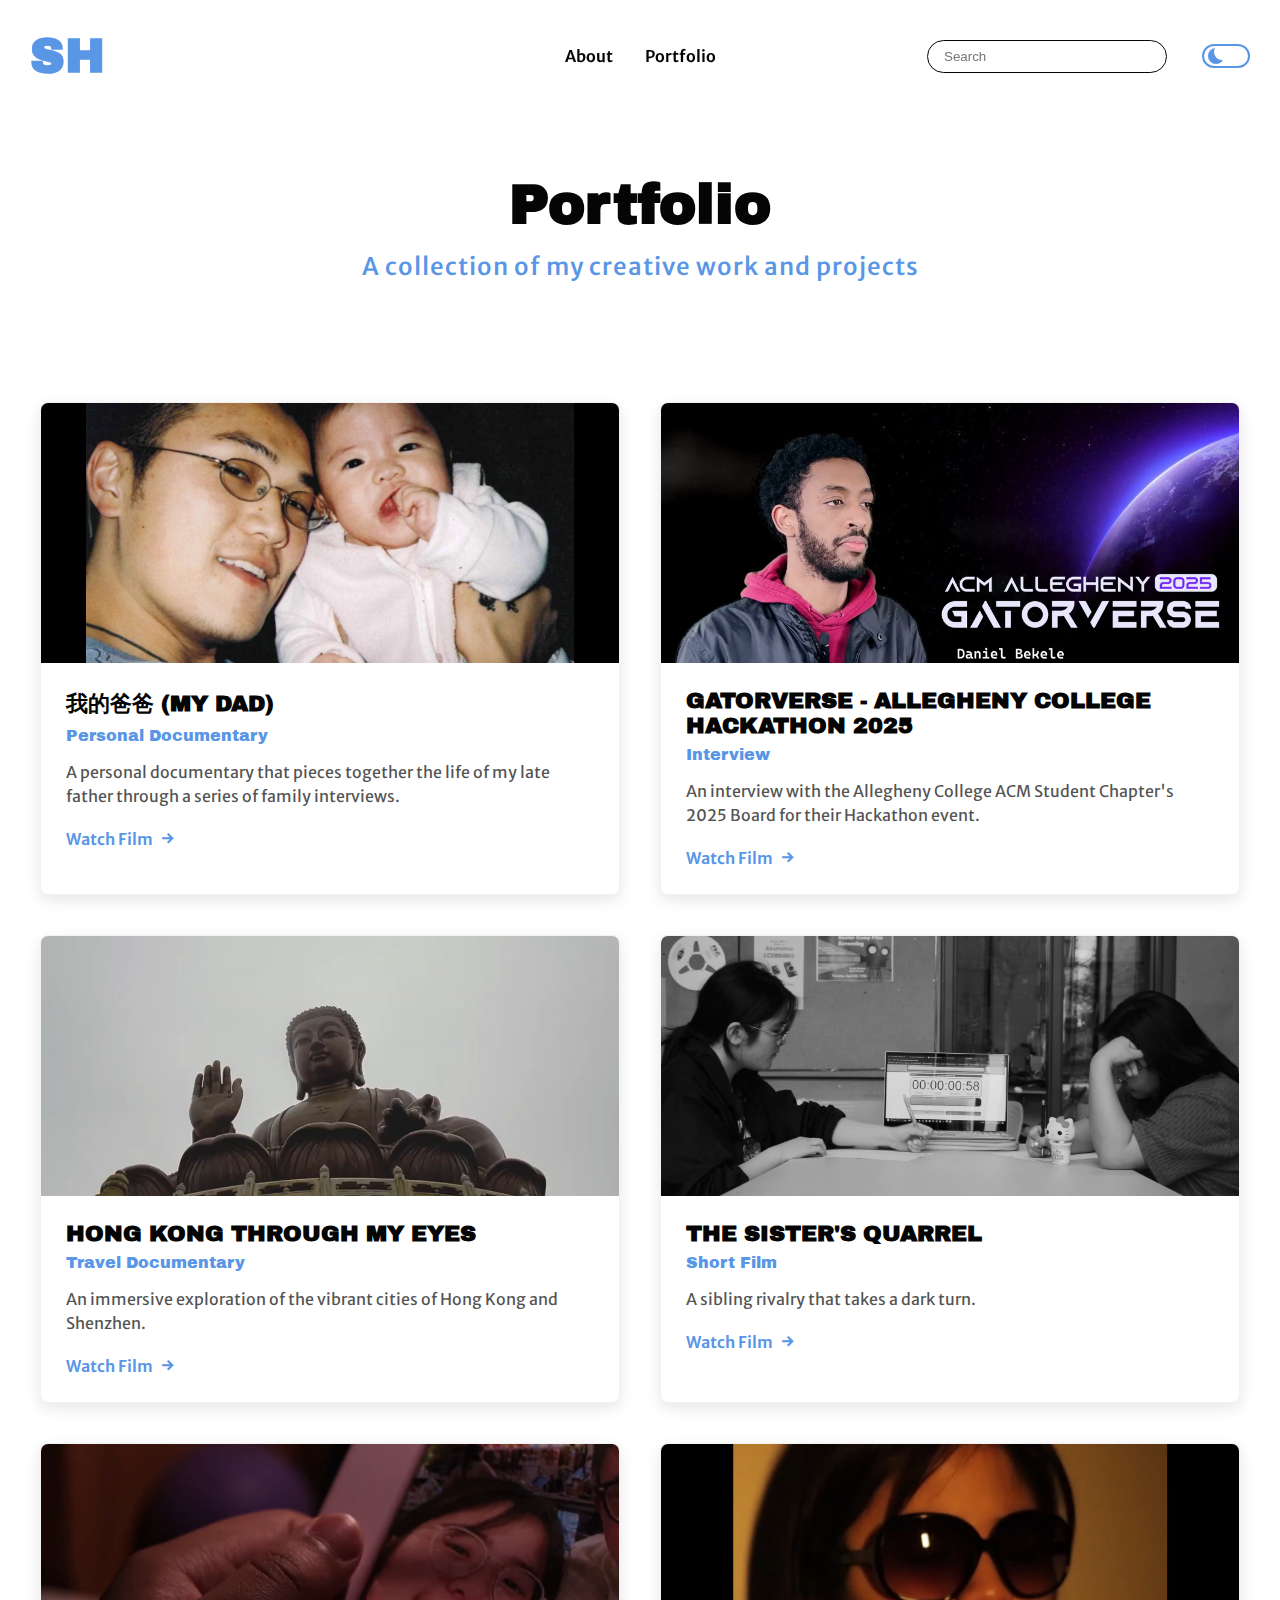
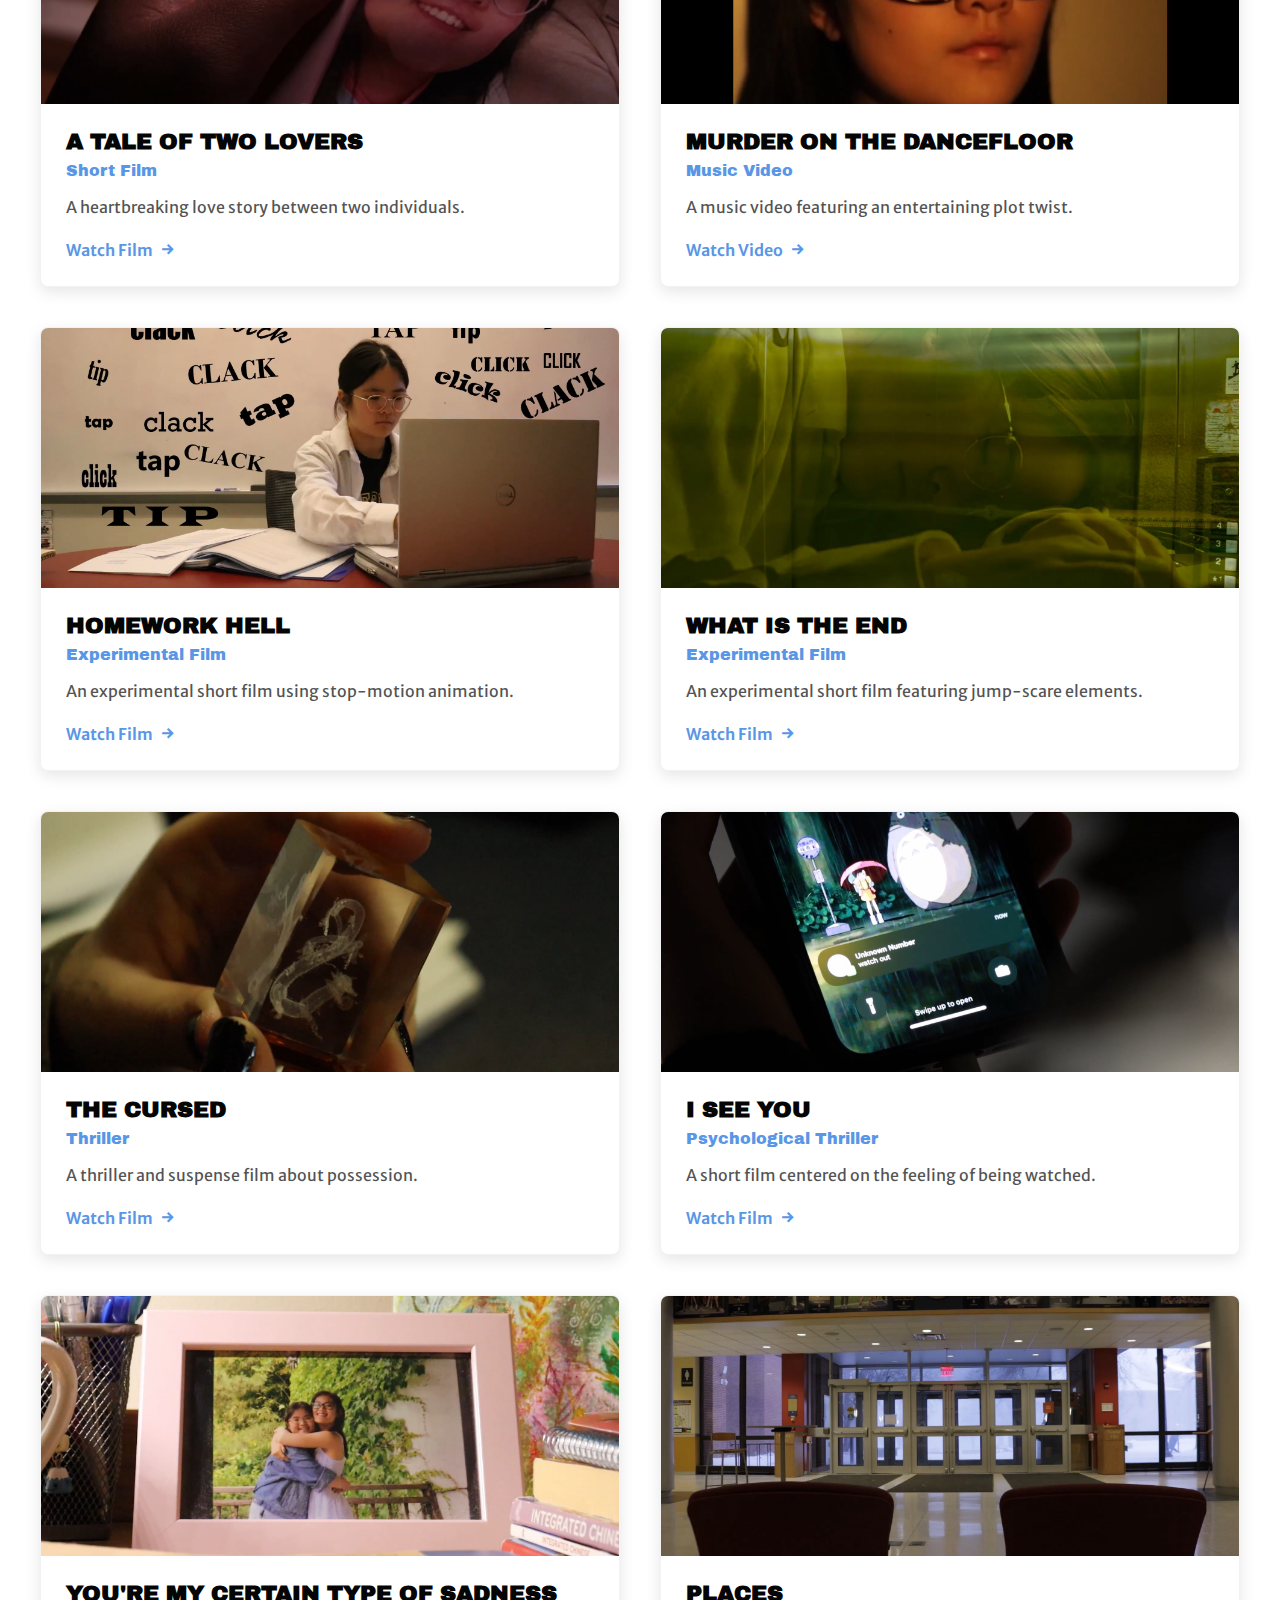
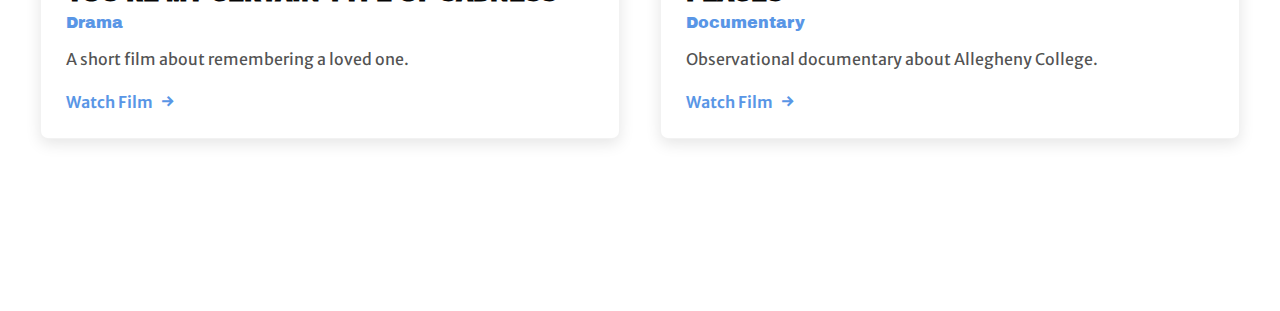
<file: pages/portfolio.html>
<!DOCTYPE html>
<html lang="en">

<head>
    <meta charset="UTF-8">
    <meta name="viewport" content="width=device-width, initial-scale=1.0">
    <title>Portfolio | Sylvia Hang</title>
    <!-- Scripts -->
    <script src="../assets/js/search.js"></script>
    <script src="../assets/js/theme_toggle.js"></script>
    <link rel="stylesheet" href="../assets/css/styles.css">
    <link rel="preconnect" href="https://fonts.googleapis.com">
    <link rel="preconnect" href="https://fonts.gstatic.com" crossorigin>
    <link href="https://fonts.googleapis.com/css2?family=Inter:wght@400;500;600;700&display=swap" rel="stylesheet">
</head>

<body>
    <!--NAVIGATION-->
    <nav class="navbar">
        <!-- Left section - Logo -->
        <div class="logo">
            <a href="../index.html">
                <div class="logo-text">SH</div>
            </a>
        </div>

        <!-- Middle section - Nav Links -->
        <div class="nav-links">
            <a href="about.html" class="nav-link">About</a>
            <a href="portfolio.html" class="nav-link">Portfolio</a>
        </div>

        <!-- Right section - Search & Toggle -->
        <div class="navbar-right">
            <!--Search bar-->
            <div class="search-container">
                <input type="text" placeholder="Search" oninput="performSearch()">
                <div id="searchResults" class="search-results"></div>
            </div>

            <!--Light/Dark Toggle Switch-->
            <div class="toggle-container">
                <label class="switch">
                    <input type="checkbox" id="darkModeToggle">
                    <span class="slider"></span>
                </label>
            </div>
        </div>
    </nav>

    <main>
        <div class="about-container">
            <section class="about-hero">
                <div class="about-hero-content">
                    <h1>Portfolio</h1>
                    <div class="about-hero-tagline">A collection of my creative work and projects</div>
                </div>
            </section>

            <!-- Portfolio Section -->
            <section class="portfolio">
                <div class="portfolio-grid">

                    <!-- Portfolio Item 1 -->
                    <div id="my_dad" class="portfolio-item">
                        <div class="portfolio-image">
                            <img src="../assets/images/my_dad.png" alt="我的爸爸 (MY DAD)">
                        </div>
                        <div class="portfolio-content">
                            <h3>我的爸爸 (MY DAD)</h3>
                            <h4>Personal Documentary</h4>
                            <p>A personal documentary that pieces together the life of my late father through a series of family interviews.</p>
                            <a href="https://www.youtube.com/watch?v=0whqwuXGWTI" class="portfolio-link" target="_blank">Watch Film</a>
                        </div>
                    </div>

                    <!-- Portfolio Item 2 -->
                    <div id="gatorverse" class="portfolio-item">
                        <div class="portfolio-image">
                            <img src="../assets/images/gatorverse.png" alt="Gatorverse - Allegheny College Hackathon 2025">
                        </div>
                        <div class="portfolio-content">
                            <h3>GATORVERSE - ALLEGHENY COLLEGE HACKATHON 2025</h3>
                            <h4>Interview</h4>
                            <p>An interview with the Allegheny College ACM Student Chapter's 2025 Board for their Hackathon event.</p>
                            <a href="https://www.instagram.com/reel/DIPFLayqKlB/" class="portfolio-link" target="_blank">Watch Film</a>
                        </div>
                    </div>

                    <!-- Portfolio Item 3 -->
                    <div id="hong-kong" class="portfolio-item">
                        <div class="portfolio-image">
                            <img src="../assets/images/Trip_To_HK_Thumbnail.png" alt="Trip to Hong Kong">
                        </div>
                        <div class="portfolio-content">
                            <h3>HONG KONG THROUGH MY EYES</h3>
                            <h4>Travel Documentary</h4>
                            <p>An immersive exploration of the vibrant cities of Hong Kong and Shenzhen.</p>
                            <a href="https://www.youtube.com/shorts/5zpGdJ7ke4I" class="portfolio-link" target="_blank">Watch Film</a>
                        </div>
                    </div>

                    <!-- Portfolio Item 4 -->
                    <div id="sisters-quarrel" class="portfolio-item">
                        <div class="portfolio-image">
                            <img src="../assets/images/The_Sister_s_Quarrel.png" alt="The Sister's Quarrel">
                        </div>
                        <div class="portfolio-content">
                            <h3>THE SISTER'S QUARREL</h3>
                            <h4>Short Film</h4>
                            <p>A sibling rivalry that takes a dark turn.</p>
                            <a href="https://www.youtube.com/watch?v=mR9sIPObuyM" class="portfolio-link" target="_blank">Watch Film</a>
                        </div>
                    </div>

                    <!-- Portfolio Item 5 -->
                    <div id="tale-of-lovers" class="portfolio-item">
                        <div class="portfolio-image">
                            <img src="../assets/images/Tale_of_Two_Lovers.png" alt="Tale of Two Lovers">
                        </div>
                        <div class="portfolio-content">
                            <h3>A TALE OF TWO LOVERS</h3>
                            <h4>Short Film</h4>
                            <p>A heartbreaking love story between two individuals.</p>
                            <a href="https://www.youtube.com/watch?v=cQmzbax9iHI" class="portfolio-link" target="_blank">Watch Film</a>
                        </div>
                    </div>

                    <!-- Portfolio Item 6 -->
                    <div id="murder-dancefloor" class="portfolio-item">
                        <div class="portfolio-image">
                            <img src="../assets/images/Murder_on_the_Dancefloor.png" alt="Murder on the Dancefloor">
                        </div>
                        <div class="portfolio-content">
                            <h3>MURDER ON THE DANCEFLOOR</h3>
                            <h4>Music Video</h4>
                            <p>A music video featuring an entertaining plot twist.</p>
                            <a href="https://www.youtube.com/watch?v=hYoaHxpPS8I" class="portfolio-link" target="_blank">Watch Video</a>
                        </div>
                    </div>
                    
                    <!-- Portfolio Item 7 -->
                    <div id="homework-hell" class="portfolio-item">
                        <div class="portfolio-image">
                            <img src="../assets/images/Homework_Hell.png" alt="Homework Hell">
                        </div>
                        <div class="portfolio-content">
                            <h3>HOMEWORK HELL</h3>
                            <h4>Experimental Film</h4>
                            <p>An experimental short film using stop-motion animation.</p>
                            <a href="https://www.youtube.com/watch?v=c_sUMhGF4NY" class="portfolio-link" target="_blank">Watch Film</a>
                        </div>
                    </div>
                    
                    <!-- Portfolio Item 8 -->
                    <div id="what-is-the-end" class="portfolio-item">
                        <div class="portfolio-image">
                            <img src="../assets/images/What_is_the_End.png" alt="What Is The End">
                        </div>
                        <div class="portfolio-content">
                            <h3>WHAT IS THE END</h3>
                            <h4>Experimental Film</h4>
                            <p>An experimental short film featuring jump-scare elements.</p>
                            <a href="https://www.youtube.com/watch?v=-aHa_VPXckQ&t=1s" class="portfolio-link" target="_blank">Watch Film</a>
                        </div>
                    </div>
                    
                    <!-- Portfolio Item 9 -->
                    <div id="the-cursed" class="portfolio-item">
                        <div class="portfolio-image">
                            <img src="../assets/images/The_Cursed.png" alt="The Cursed">
                        </div>
                        <div class="portfolio-content">
                            <h3>THE CURSED</h3>
                            <h4>Thriller</h4>
                            <p>A thriller and suspense film about possession.</p>
                            <a href="https://www.youtube.com/watch?v=JDHBbOkY7ew" class="portfolio-link" target="_blank">Watch Film</a>
                        </div>
                    </div>
                    
                    <!-- Portfolio Item 10 -->
                    <div id="i-see-you" class="portfolio-item">
                        <div class="portfolio-image">
                            <img src="../assets/images/I_See_You.png" alt="I See You">
                        </div>
                        <div class="portfolio-content">
                            <h3>I SEE YOU</h3>
                            <h4>Psychological Thriller</h4>
                            <p>A short film centered on the feeling of being watched.</p>
                            <a href="https://www.youtube.com/watch?v=ce8XGlgs24U" class="portfolio-link" target="_blank">Watch Film</a>
                        </div>
                    </div>
                    
                    <!-- Portfolio Item 11 -->
                    <div id="certain-type-sadness" class="portfolio-item">
                        <div class="portfolio-image">
                            <img src="../assets/images/You_re_My_Certain_Type_of_Sadness.png" alt="You're My Certain Type of Sadness">
                        </div>
                        <div class="portfolio-content">
                            <h3>YOU'RE MY CERTAIN TYPE OF SADNESS</h3>
                            <h4>Drama</h4>
                            <p>A short film about remembering a loved one.</p>
                            <a href="https://www.youtube.com/watch?v=ArqWFNePmwc" class="portfolio-link" target="_blank">Watch Film</a>
                        </div>
                    </div>
                    
                    <!-- Portfolio Item 12 -->
                    <div id="places" class="portfolio-item">
                        <div class="portfolio-image">
                            <img src="../assets/images/Places.png" alt="Places">
                        </div>
                        <div class="portfolio-content">
                            <h3>PLACES</h3>
                            <h4>Documentary</h4>
                            <p>Observational documentary about Allegheny College.</p>
                            <a href="https://www.youtube.com/watch?v=LfPBhFDGi28" class="portfolio-link" target="_blank">Watch Film</a>
                        </div>
                    </div>
                </div>
            </section>
        </div>
    </main>

    <footer class="footer">
        <div class="footer-content">
            <a href="mailto:sylviahang18@gmail.com" target="_blank" title="Email">
                <img src="../assets/images/logos/gmail_logo.svg" alt="Email" class="footer-image email-logo">
            </a>
            <a href="https://www.linkedin.com/in/sylvia-hang-975a7a276/" target="_blank" title="LinkedIn">
                <img src="../assets/images/logos/linkedin_logo.svg" alt="LinkedIn Logo" class="footer-image linkedin-logo">
            </a>
        </div>
    </footer>
</body>

</html>
</file>
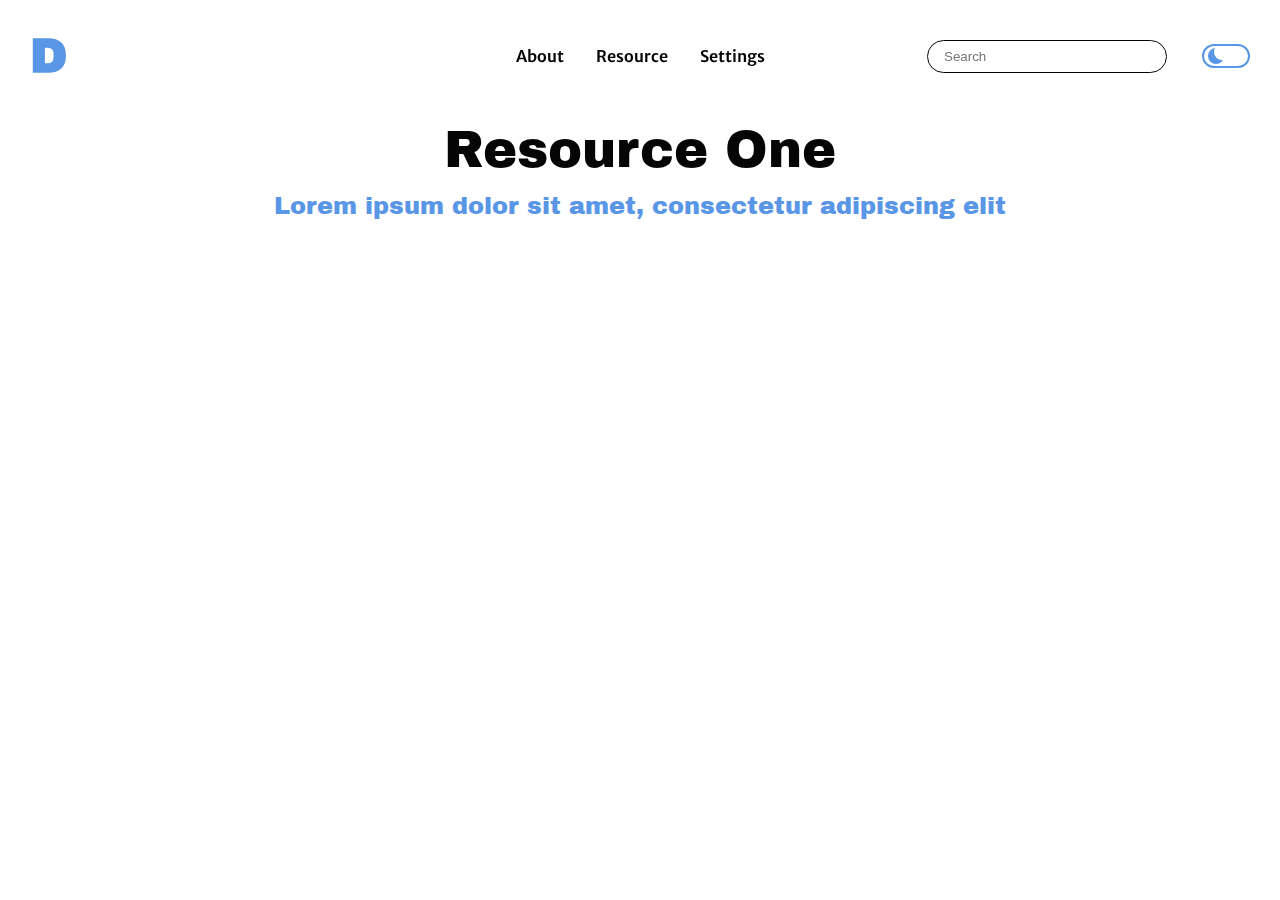
<file: pages/resources/resource_one.html>
<!DOCTYPE html>
<html lang="en">

<head>
    <meta charset="UTF-8">
    <meta name="viewport" content="width=device-width, initial-scale=1.0">
    <title>Resource | Chompers</title>
    <!-- Scripts -->
    <script src="../../assets/js/search.js"></script>
    <script src="../../assets/js/theme_toggle.js"></script>
    <link rel="stylesheet" href="../../assets/css/styles.css">
    <!-- <link rel="icon" href="../assets/images/logos/favicon.svg" type="favicon"> -->
    <link rel="preconnect" href="https://fonts.googleapis.com">
    <link rel="preconnect" href="https://fonts.gstatic.com" crossorigin>
    <link href="https://fonts.googleapis.com/css2?family=Inter:wght@400;500;600;700&display=swap" rel="stylesheet">
</head>

<body>
    <!--NAVIGATION-->
    <nav class="navbar">
        <!-- Left section - Logo -->
        <div class="logo">
            <a href="../../index.html">
                <div class="logo-text">D</div>
            </a>
        </div>

        <!-- Middle section - Nav Links -->
        <div class="nav-links">
            <a href="../about.html" class="nav-link">About</a>
            <a href="../resources.html" class="nav-link">Resource</a>
            <a href="../settings.html" class="nav-link">Settings</a>
        </div>

        <!-- Right section - Search & Toggle -->
        <div class="navbar-right">
            <!--Search bar-->
            <div class="search-container">
                <input type="text" placeholder="Search" oninput="performSearch()">
                <div id="searchResults" class="search-results"></div>
            </div>

            <!--Light/Dark Toggle Switch-->
            <div class="toggle-container">
                <label class="switch">
                    <input type="checkbox" id="darkModeToggle">
                    <span class="slider"></span>
                </label>
            </div>
        </div>
    </nav>

    <main>
        <div class="base-body">
            <div class="base-header">
                <h1>Resource One</h1>
                <h2>Lorem ipsum dolor sit amet, consectetur adipiscing elit</h2>
            </div>

        </div>
    </main>

    <footer class="footer">
        <div class="footer-content">
            <a href="https://gmail.com" target="_blank" title="Email">
                <img src="../../assets/images/logos/gmail_logo.svg" alt="Email" class="footer-image email-logo">
            </a>
            <a href="https://github.com" target="_blank" title="GitHub">
                <img src="../../assets/images/logos/github_logo.svg" alt="GitHub Logo" class="footer-image github-logo">
            </a>
        </div>
    </footer>

</body>

</html>
</file>
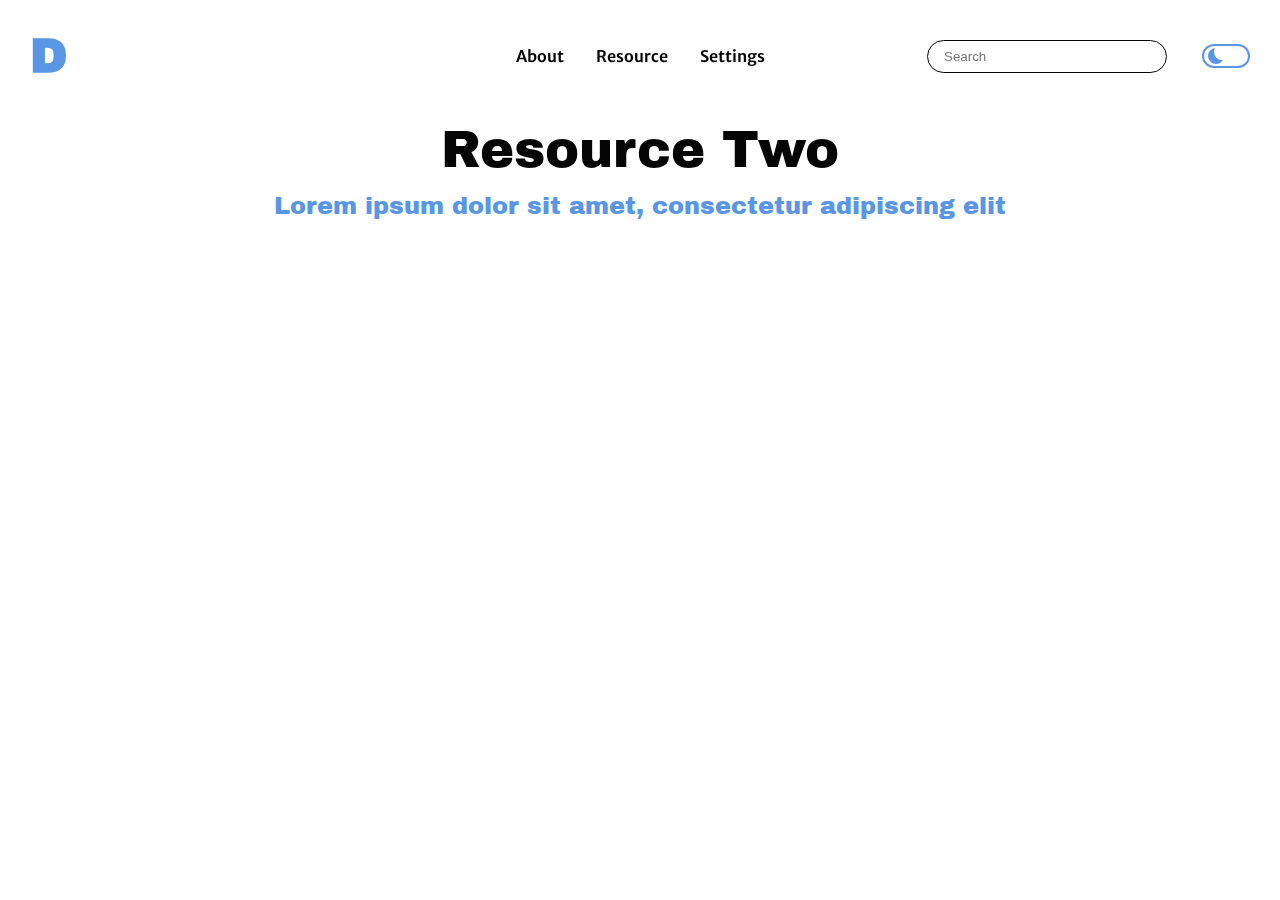
<file: pages/resources/resource_two.html>
<!DOCTYPE html>
<html lang="en">

<head>
    <meta charset="UTF-8">
    <meta name="viewport" content="width=device-width, initial-scale=1.0">
    <title>Resource | Chompers</title>
    <!-- Scripts -->
    <script src="../../assets/js/search.js"></script>
    <script src="../../assets/js/theme_toggle.js"></script>
    <link rel="stylesheet" href="../../assets/css/styles.css">
    <!-- <link rel="icon" href="../assets/images/logos/favicon.svg" type="favicon"> -->
    <link rel="preconnect" href="https://fonts.googleapis.com">
    <link rel="preconnect" href="https://fonts.gstatic.com" crossorigin>
    <link href="https://fonts.googleapis.com/css2?family=Inter:wght@400;500;600;700&display=swap" rel="stylesheet">
</head>

<body>
    <!--NAVIGATION-->
    <nav class="navbar">
        <!-- Left section - Logo -->
        <div class="logo">
            <a href="../../index.html">
                <div class="logo-text">D</div>
            </a>
        </div>

        <!-- Middle section - Nav Links -->
        <div class="nav-links">
            <a href="../about.html" class="nav-link">About</a>
            <a href="../resources.html" class="nav-link">Resource</a>
            <a href="../settings.html" class="nav-link">Settings</a>
        </div>

        <!-- Right section - Search & Toggle -->
        <div class="navbar-right">
            <!--Search bar-->
            <div class="search-container">
                <input type="text" placeholder="Search" oninput="performSearch()">
                <div id="searchResults" class="search-results"></div>
            </div>

            <!--Light/Dark Toggle Switch-->
            <div class="toggle-container">
                <label class="switch">
                    <input type="checkbox" id="darkModeToggle">
                    <span class="slider"></span>
                </label>
            </div>
        </div>
    </nav>

    <main>
        <div class="base-body">
            <div class="base-header">
                <h1>Resource Two</h1>
                <h2>Lorem ipsum dolor sit amet, consectetur adipiscing elit</h2>
            </div>

        </div>
    </main>

    <footer class="footer">
        <div class="footer-content">
            <a href="https://gmail.com" target="_blank" title="Email">
                <img src="../../assets/images/logos/gmail_logo.svg" alt="Email" class="footer-image email-logo">
            </a>
            <a href="https://github.com" target="_blank" title="GitHub">
                <img src="../../assets/images/logos/github_logo.svg" alt="GitHub Logo" class="footer-image github-logo">
            </a>
        </div>
    </footer>
</body>

</html>
</file>
<file: assets/css/styles.css>
/* ---------- IMPORTS ---------- */
@import url('https://fonts.googleapis.com/css2?family=Archivo+Black&family=Merriweather+Sans:wght@300;400;500;600;700;800&display=swap');
@import url('https://fonts.cdnfonts.com/css/opendyslexic');

/* ---------- ROOT VARIABLES ---------- */
:root {
  /* Base colors - Light Mode */
  --bg-color: #ffffff;
  --text-color: #050505; /* Black text in light mode */
  --text-color-secondary: rgba(5, 5, 5, 0.7);
  
  /* Theme colors */
  --accent-color: #5996e6; /* Lime/yellowish */
  --secondary-color: #5996e6; /* Purple - to be used for special text in light mode */

  /* Toggle theme elements */
  --toggle-bg: transparent;
  --toggle-border-color: #050505;
  --toggle-circle: #050505;
  
  /* Special text color - changes between modes */
  --special-text-color: var(--secondary-color);
  
  /* ROOT VARIABLES FOR TRANSITIONS */
  --transition-duration: 0.5s;
  --transition-timing: ease;
  --theme-transition: 
    background-color var(--transition-duration) var(--transition-timing),
    color var(--transition-duration) var(--transition-timing),
    border-color var(--transition-duration) var(--transition-timing),
    box-shadow var(--transition-duration) var(--transition-timing),
    filter var(--transition-duration) var(--transition-timing);

  /* Font weights */
  --weight-regular: 400;
  --weight-medium: 500;
  --weight-semibold: 600;
  --weight-bold: 700;
  --weight-extrabold: 800;

  /* Layout */
  --padding-page: 30px;
  --border-radius: 8px;
  --section-max-width: 1200px;

  /* Spacing */
  --spacing-xs: 0.5rem;
  --spacing-sm: 1rem;
  --spacing-md: 2rem;
  --spacing-lg: 4rem;
  --spacing-xl: 6rem;
  
  /* RGB values */
  --secondary-color-rgb: 226, 177, 252; /* RGB values for 5996e6 */
}

/* -------- COLOR BLIND SETTINGS --------- */


/* -------- COLOR BLIND SETTINGS --------- */
html,
body {
  --accent-color: #5996e6;
  --secondary-color: #5996e6;
}

html.Deut,
body.Deut {
  --accent-color: #5996e6 !important;
  --secondary-color: #DA94FF !important;
}

html.Prot,
body.Prot {
  --accent-color: #5996e6 !important;
  --secondary-color: #D588FF !important;
}

html.Trit,
body.Trit {
  --accent-color: #00FF4E !important;
  --secondary-color: #86AEFF !important;
}

/* ---------- FONT VARIABLES ------------- */
html.x-small,
body.x-small {
  --h1-size: 30px;
  --h1-line-height: 35px;
  --h1-letter-spacing: -1.627px;
  --h2-size: 25px;
  --h2-line-height: 30px;
  --h2-letter-spacing: -0.624px;
  --h3-size: 20px;
  --h3-line-height: 25px;
  --h3-letter-spacing: -0.403px;
  --h4-size: 15px;
  --h4-line-height: 20px;
  --h4-letter-spacing: -0.13px;
  --p-size: 10px;
  --p-line-height: 15px;
}

html.small,
body.small {
  --h1-size: 48px;
  --h1-line-height: 53px;
  --h1-letter-spacing: -1.627px;
  --h2-size: 25px;
  --h2-line-height: 30px;
  --h2-letter-spacing: -0.624px;
  --h3-size: 22px;
  --h3-line-height: 27px;
  --h3-letter-spacing: -0.403px;
  --h4-size: 14px;
  --h4-line-height: 19px;
  --h4-letter-spacing: -0.13px;
  --p-size: 12px;
  --p-line-height: 17px;
}

html.medium,
body.medium {
  --h1-size: 53px;
  --h1-line-height: 58px;
  --h1-letter-spacing: -1.627px;
  --h2-size: 30px;
  --h2-line-height: 34px;
  --h2-letter-spacing: -0.624px;
  --h3-size: 24px;
  --h3-line-height: 30px;
  --h3-letter-spacing: -0.403px;
  --h4-size: 18px;
  --h4-line-height: 24px;
  --h4-letter-spacing: -0.13px;
  --p-size: 16px;
  --p-line-height: 24px;
}

html.large,
body.large {
  --h1-size: 58px;
  --h1-line-height: 63px;
  --h1-letter-spacing: -1.627px;
  --h2-size: 34px;
  --h2-line-height: 39px;
  --h2-letter-spacing: -0.624px;
  --h3-size: 29px;
  --h3-line-height: 33px;
  --h3-letter-spacing: -0.403px;
  --h4-size: 20px;
  --h4-line-height: 25px;
  --h4-letter-spacing: -0.13px;
  --p-size: 19px;
  --p-line-height: 24px;
}

html.x-large,
body.x-large {
  --h1-size: 63px;
  --h1-line-height: 68px;
  --h1-letter-spacing: -1.627px;
  --h2-size: 36px;
  --h2-line-height: 41px;
  --h2-letter-spacing: -0.624px;
  --h3-size: 29px;
  --h3-line-height: 34px;
  --h3-letter-spacing: -0.403px;
  --h4-size: 22px;
  --h4-line-height: 27px;
  --h4-letter-spacing: -0.13px;
  --p-size: 20px;
  --p-line-height: 25px;
}

html,
body {
  --font-primary: 'Merriweather Sans', -apple-system, BlinkMacSystemFont, 'Segoe UI', Roboto, sans-serif;
  --font-heading: 'Archivo Black', sans-serif;
}

html.dyslexicFont,
body.dyslexicFont {
  --font-primary: 'OpenDyslexic', sans-serif;
  --font-heading: 'OpenDyslexic', sans-serif;
}

/* ---------- FONT VARIABLES ------------- */

/* ---------- DARK MODE VARIABLES ---------- */
html.dark-mode,
body.dark-mode {
  /* Base colors - Dark Mode */
  --bg-color: #222222;
  --text-color: #FFFFFF; /* White text in dark mode */
  --text-color-secondary: rgba(255, 255, 255, 0.7);
  
  /* Theme colors in dark mode */
  --toggle-border-color: #FFFFFF;
  
  /* Special text color switches to accent in dark mode */
  --special-text-color: var(--accent-color);
}

/* HOME PAGE SPECIFIC DARK MODE OVERRIDES */
/* This ensures all text elements on the home page have consistent transitions */
.home-page .home-content h1,
.home-page .home-content h2,
.home-page .home-content p,
.home-page .nav-link,
.home-page .search-container input,
.home-page .slider,
.home-page .slider:before,
.home-page .logo-text,
.home-page .footer-image {
  transition: 
    color var(--transition-duration) var(--transition-timing),
    background-color var(--transition-duration) var(--transition-timing),
    border-color var(--transition-duration) var(--transition-timing),
    box-shadow var(--transition-duration) var(--transition-timing),
    filter var(--transition-duration) var(--transition-timing),
    transform var(--transition-duration) var(--transition-timing),
    opacity var(--transition-duration) var(--transition-timing);
}

/* Ensure dark mode text colors change properly on the home page */
body.dark-mode.home-page .home-content h1 {
  color: var(--accent-color);
}

body.dark-mode.home-page .home-content h2,
body.dark-mode.home-page .home-content p {
  color: var(--text-color);
}

/* Reset transitions for all elements to ensure they're all the same duration */
* {
  transition-duration: var(--transition-duration) !important;
}

/* Ensure light/dark mode toggle elements have explicit transitions */
input:checked + .slider,
input:checked + .slider:before {
  transition: 
    transform var(--transition-duration) var(--transition-timing),
    background-color var(--transition-duration) var(--transition-timing),
    border-color var(--transition-duration) var(--transition-timing),
    box-shadow var(--transition-duration) var(--transition-timing);
}

/* ---------- BASE STYLES ---------- */
html,
body {
  height: 100%;
  margin: 0;
  padding: 0;
  font-family: var(--font-primary);
  background-color: var(--bg-color);
  color: var(--text-color);
  /* Use the global transition variable */
  transition: var(--theme-transition);
}

/* GLOBAL RESET FOR TRANSITIONS */
/* Remove any existing transition rules that might override */
*, *::before, *::after,
body * {
  transition: var(--theme-transition);
}

/* Remove specific transition rules that are now in the global rule */
.navbar,
.logo-text,
.nav-link,
.search-container input,
.slider,
.slider:before,
.footer,
.footer-image,
.home-content,
.home-content h1,
.home-content h2,
.home-content p {
  /* Override any specific transition settings with global setting */
  transition: var(--theme-transition) !important;
}

body {
  display: flex;
  flex-direction: column;
  min-height: 100vh;
}

/* Global transition for all elements */
*,
*::before,
*::after,
body * {
  transition: background-color var(--transition-duration) var(--transition-timing),
              color var(--transition-duration) var(--transition-timing),
              border-color var(--transition-duration) var(--transition-timing),
              box-shadow var(--transition-duration) var(--transition-timing),
              opacity var(--transition-duration) var(--transition-timing);
}

/* ---------- TYPOGRAPHY ---------- */
h1,
h2,
h3,
h4,
h5,
h6 {
  margin: 0;
  font-family: var(--font-heading);
  color: var(--text-color);
  font-weight: var(--weight-bold);
  transition: color var(--transition-duration) var(--transition-timing);
}

h1 {
  font-size: var(--h1-size);
  font-weight: var(--weight-bold);
  line-height: var(--h1-line-height);
  letter-spacing: var(--h1-letter-spacing);
}

h2 {
  font-size: var(--h2-size);
  font-weight: var(--weight-bold);
  line-height: var(--h2-line-height);
  letter-spacing: var(--h2-letter-spacing);
}

h3 {
  font-size: var(--h3-size);
  font-weight: var(--weight-bold);
  line-height: var(--h3-line-height);
  letter-spacing: var(--h3-letter-spacing);
}

h4 {
  font-size: var(--h4-size);
  font-weight: var(--weight-bold);
  line-height: var(--h4-line-height);
  letter-spacing: var(--h4-letter-spacing);
}

p, a {
    transition: color var(--transition-duration) var(--transition-timing);
}

p {
  font-size: var(--p-size);
  line-height: var(--p-line-height);
  color: var(--text-color-secondary);
  font-weight: var(--weight-regular);
}

a {
  font-size: var(--p-size);
  font-weight: var(--weight-medium);
  line-height: var(--p-line-height);
  color: var(--accent-color);
  text-decoration: none;
}

/* ---------- NAVIGATION ---------- */
.navbar {
  display: flex;
  justify-content: space-between;
  align-items: center;
  padding: var(--padding-page) var(--padding-page) 0;
  position: relative;
  z-index: 2;
  background-color: transparent;
  margin: 0;
  transition: background-color var(--transition-duration) var(--transition-timing);
}

/* Left section - Logo */
.logo {
  flex: 0 0 auto;
}

.logo a {
  text-decoration: none;
}

.logo-text {
  font-family: var(--font-heading);
  font-size: 3rem;
  color: var(--special-text-color);
  display: flex;
  align-items: center;
  justify-content: center;
  border-radius: var(--border-radius);
  transition: color var(--transition-duration) var(--transition-timing),
              transform var(--transition-duration) var(--transition-timing);
  font-weight: var(--weight-semibold);
}

.logo-text:hover {
  transform: scale(1.1);
}

.dark-mode .logo-text {
  color: var(--accent-color);
}

/* Middle section - Nav Links */
.nav-links {
  position: absolute;
  left: 50%;
  transform: translateX(-50%);
  display: flex;
  align-items: center;
  justify-content: center;
}

.nav-link {
  color: var(--text-color);
  text-decoration: none;
  font-weight: var(--weight-semibold);
  padding: 8px 16px;
  border-radius: var(--border-radius);
  transition: background-color var(--transition-duration) var(--transition-timing),
              color var(--transition-duration) var(--transition-timing),
              transform var(--transition-duration) var(--transition-timing);
}

.nav-link:hover {
  background-color: var(--accent-color);
  color: #FFFFFF !important; /* White text for better contrast */
}

body.dark-mode .nav-link:hover {
  background-color: var(--accent-color);
  color: #FFFFFF !important;
}

/* Right section - Search & Toggle */
.navbar-right {
  display: flex;
  align-items: center;
  gap: 20px;
}

/* Search bar */
.search-container {
  display: flex;
  align-items: center;
  gap: 5px;
  min-width: 120px;
  position: relative;
  z-index: 1000;
}

.search-container input {
  border-radius: 20px;
  padding: 8px 16px;
  border: 1px solid var(--text-color);
  outline: none;
  background-color: transparent;
  color: var(--text-color);
  transition: border-color var(--transition-duration) var(--transition-timing),
              box-shadow var(--transition-duration) var(--transition-timing),
              color var(--transition-duration) var(--transition-timing);
  box-sizing: border-box;
  width: 240px;
  /* Fixed width for input */
}

.search-container input:focus {
  border-color: var(--accent-color);
  box-shadow: 0 0 0 2px rgba(89, 150, 230, 0.2);
}

body.dark-mode .search-container input {
  border-color: var(--accent-color);
  background-color: transparent;
}

body.dark-mode .search-container input:focus {
  border-color: var(--accent-color);
  box-shadow: 0 0 0 2px rgba(89, 150, 230, 0.2);
}

/* Search results styles */
.search-results {
  position: absolute;
  top: 100%;
  left: 50%;
  transform: translateX(-50%);
  background-color: var(--bg-color);
  border-radius: var(--border-radius);
  padding: 10px;
  margin-top: 5px;
  box-shadow: 0 4px 15px rgba(0, 0, 0, 0.15);
  z-index: 9999; /* Maximum z-index for all pages */
  display: none;
  max-height: 400px;
  overflow-y: auto;
  border: 1px solid var(--accent-color);
  transition: var(--transition-props);
  width: 300px;
  min-width: 100%;
}

/* Dark mode styling for search results */
body.dark-mode .search-results {
  background-color: var(--bg-color);
  box-shadow: 0 4px 15px rgba(0, 0, 0, 0.35);
}

/* Search results when active */
.search-results.active {
  display: block;
  z-index: 9999; /* Ensure active search results are on top */
}

.search-results-header {
  padding: 8px;
  font-size: 0.9rem;
  color: var(--text-color-secondary);
  border-bottom: 1px solid rgba(0, 0, 0, 0.1);
  margin-bottom: 8px;
  transition: var(--transition-props);
  white-space: nowrap;
  overflow: hidden;
  text-overflow: ellipsis;
}

body.dark-mode .search-results-header {
  border-bottom: 1px solid rgba(255, 255, 255, 0.1);
}

.search-result-item {
  padding: 12px;
  margin: 5px 0;
  border-radius: 6px;
  cursor: pointer;
  border-left: 3px solid transparent;
  transition: var(--transition-props);
}

.search-result-item:hover,
.search-result-item.active {
  background-color: rgba(89, 150, 230, 0.1);
  border-left-color: var(--accent-color);
}

.search-result-item h4 {
  margin: 0 0 8px 0;
  font-size: 1rem;
  transition: var(--transition-props);
  font-weight: var(--weight-medium);
}

.search-result-item p {
  margin: 0;
  font-size: 0.85rem;
  color: var(--text-color-secondary);
  white-space: nowrap;
  overflow: hidden;
  text-overflow: ellipsis;
  transition: var(--transition-props);
}

.result-type-badge {
  display: inline-block;
  padding: 3px 10px;
  border-radius: 4px;
  font-size: 0.7rem;
  font-weight: var(--weight-medium);
  margin-bottom: 5px;
  text-transform: uppercase;
  letter-spacing: 0.03em;
  transition: var(--transition-props);
}

/* Home badge */
.result-type-badge.home {
  background-color: #2ecc71;
  color: white;
  border-left: 3px solid #27AE60;
  padding: 3px 10px;
  margin-bottom: 5px;
}

/* About badge */
.result-type-badge.about {
  background-color: #9b59b6;
  color: white;
  border-left: 3px solid #8e44ad;
  padding: 3px 10px;
  margin-bottom: 5px;
}

/* Portfolio badge */
.result-type-badge.portfolio {
  background-color: #3498db;
  color: white;
  border-left: 3px solid #2980b9;
  padding: 3px 10px;
  margin-bottom: 5px;
}

/* Film badge */
.result-type-badge.film {
  background-color: #5996e6;
  color: white;
  border-left: 3px solid #4785d4;
  padding: 3px 10px;
  margin-bottom: 5px;
}

/* Contact badge */
.result-type-badge.contact {
  background-color: #27ae60;
  color: white;
  border-left: 3px solid #219653;
  padding: 3px 10px;
  margin-bottom: 5px;
}

.no-results {
  padding: 20px;
  text-align: center;
  color: var(--text-color-secondary);
  font-style: italic;
  transition: var(--transition-props);
}

.highlight {
  background-color: rgba(89, 150, 230, 0.3);
  border-radius: 2px;
  transition: var(--transition-props);
}

.search-results::-webkit-scrollbar {
  width: 6px;
}

.search-results::-webkit-scrollbar-track {
  background: transparent;
}

.search-results::-webkit-scrollbar-thumb {
  background-color: rgba(89, 150, 230, 0.3);
  border-radius: 3px;
  transition: var(--transition-props);
}

.search-result-item .highlight {
  background-color: rgba(89, 150, 230, 0.3);
  transition: var(--transition-props);
}

/* Dark mode toggle */
.toggle-container {
  display: flex;
  align-items: center;
  gap: 10px;
}

.switch {
  width: 3em;
  height: 1.5em;
  position: relative;
  display: inline-block;
  margin-left: 15px;
}

.switch input {
  opacity: 0;
  width: 0;
  height: 0;
}

.slider {
  position: absolute;
  cursor: pointer;
  top: 0;
  left: 0;
  right: 0;
  bottom: 0;
  background-color: transparent;
  border-radius: 30px;
  border: 2px solid var(--accent-color);
  transition: border-color var(--transition-duration) var(--transition-timing),
              background-color var(--transition-duration) var(--transition-timing);
}

.slider:before {
  position: absolute;
  content: "";
  height: 1em;
  width: 1em;
  border-radius: 50%;
  left: 8%;
  bottom: 10%;
  background-color: transparent;
  box-shadow: inset 6px -4px 0px 0px var(--accent-color);
  transition: transform var(--transition-duration) var(--transition-timing),
              box-shadow var(--transition-duration) var(--transition-timing),
              background-color var(--transition-duration) var(--transition-timing);
}

input:checked+.slider {
  background-color: transparent;
  border-color: var(--accent-color);
}

input:checked+.slider:before {
  transform: translateX(120%);
  box-shadow: inset 0px 0px 0px 0px var(--accent-color);
  background-color: var(--accent-color);
}


slider-animating {
  pointer-events: none;
}

/* ---------- HERO SECTION ---------- */
.hero {
  display: flex;
  justify-content: center;
  align-items: center;
  width: 90%;
  max-width: 1200px;
  margin: 0 auto;
  min-height: calc(100vh - 200px);
  position: relative;
  z-index: 1;
  padding: 20px 0;
  overflow: visible; /* Ensure content can extend beyond */
}

/* Add media query for shorter screens */
@media (max-height: 700px) {
  .hero {
    min-height: auto;
    padding: 40px 0;
  }
  
  .hero-content {
    flex-direction: row; /* Keep row layout */
    gap: 30px;
  }
  
  .hero-content h1 {
    font-size: 2.5rem;
    margin-bottom: 0.5rem;
  }
  
  .hero-content h2 {
    font-size: 1.5rem;
    margin-bottom: 0.3rem;
  }
  
  .hero-content p {
    font-size: 1rem;
    margin-bottom: 0.5rem;
  }
}

.hero-content {
  display: flex;
  flex-direction: row;
  justify-content: space-between;
  align-items: center;
  width: 100%;
  gap: 50px;
}

.hero-text-section {
  flex: 1;
  text-align: left;
  display: flex;
  flex-direction: column;
  align-items: flex-start;
}

.hero-image-section {
  flex: 1;
  display: flex;
  justify-content: flex-end;
}

.hero-content h2 {
  font-size: 2.5rem;
  margin-bottom: 0.5rem;
  color: var(--special-text-color);
  text-shadow: 0 1px 3px rgba(0, 0, 0, 0.5);
  text-align: left;
  align-self: flex-start;
}

.hero-content h1 {
  font-size: 4rem;
  margin-bottom: 1.5rem;
  color: var(--special-text-color);
  text-shadow: 0 1px 3px rgba(0, 0, 0, 0.5);
  align-self: flex-start;
}

.hero-content p {
  font-size: 1.2rem;
  max-width: 650px;
  margin-bottom: 2rem;
  line-height: 1.6;
  color: #FFFFFF;
  align-self: flex-start;
}

.hero-image {
  width: 100%;
  max-width: 400px;
  margin: 0 auto;
}

.hero-image img {
  width: 100%;
  height: auto;
  border-radius: var(--border-radius);
  border: 3px solid var(--accent-color);
  box-shadow: 8px 8px 0 rgba(0, 0, 0, 0.2);
  transition: all 0.3s ease;
}

.hero-image img:hover {
  transform: translate(-4px, -4px);
  box-shadow: 12px 12px 0 rgba(0, 0, 0, 0.3);
}

/* Dark mode adjustments */
body.dark-mode .hero-content h2,
body.dark-mode .hero-content h1 {
  color: var(--accent-color);
}

body.dark-mode .hero-content p {
  color: #FFFFFF;
}

/* Responsive adjustments */
@media (max-width: 992px) {
  .hero-content {
    flex-direction: column;
    text-align: center;
    gap: 30px;
  }
  
  .hero-text-section {
    align-items: center;
  }
  
  .hero-content h2,
  .hero-content h1,
  .hero-content p {
    text-align: center;
    align-self: center;
  }
  
  .hero-image-section {
    justify-content: center;
  }
}

@media (max-width: 768px) {
  .hero-content h2 {
    font-size: 2rem;
  }
  
  .hero-content h1 {
    font-size: 3rem;
  }
  
  .hero-content p {
    font-size: 1rem;
  }
}

@media (max-width: 480px) {
  .hero-content h2 {
    font-size: 1.8rem;
  }
  
  .hero-content h1 {
    font-size: 2.5rem;
  }
}

@media (max-width: 667px) {
  .hero-content {
    margin-bottom: 30px;
  }
  .search-container {
    margin-bottom: 30px;
  }
  .hero-image {
    margin-bottom: 30px;
  }
  .home-content p {
    margin-bottom: 30px;
  }
}

@media (max-width: 844px) {
  .hero-content {
    margin-bottom: 30px;
  }
  .search-container {
    margin-bottom: 30px;
  }
  .hero-image {
    margin-bottom: 30px;
  }
  .home-content p {
    margin-bottom: 30px;
  }
}

@media (max-width: 915px) {
  .hero-content {
    margin-bottom: 30px;
  }
  .search-container {
    margin-bottom: 30px;
  }
  .hero-image {
    margin-bottom: 30px;
  }
  .home-content p {
    margin-bottom: 30px;
  }
}

@media (max-width: 1180px) {
  .hero-content {
    margin-bottom: 30px;
  }
  .search-container {
    margin-bottom: 30px;
  }
  .hero-image {
    margin-bottom: 30px;
  }
  .home-content p {
    margin-bottom: 30px;
  }
}

/* ---------- BASE PAGE TEMPLATE ---------- */

main {
  background-color: var(--bg-color);
  color: var(--text-color);
  transition: background-color var(--transition-duration) var(--transition-timing),
    color var(--transition-duration) var (--transition-timing);
}

body.dark-mode main {
  background-color: var(--bg-color);
  color: var(--text-color);
}


@media screen and (max-width: 700px) {
  .base-body {
    margin: 0px;
    padding-top: 5px;
  }
}

@media (min-width:700px) {

  .base-body {
    max-width: 75%;
    margin: 2.5rem auto;
    padding: 0 5%;
  }
}

.base-image-container {
  width: 25%;
  height: auto;
  margin-bottom: 3rem;
  border-radius: var(--border-radius);
  transition: all var(--transition-duration) var(--transition-timing);
  object-fit: contain;
  margin: auto;
}

.base-image-container img {
  width: 100%;
  height: 100%;
  display: block;
}

.base-header {
  margin-bottom: 3.75rem;
  text-align: center;
  position: relative;
  font-weight: var(--weight-regular);

}

.base-header h1 {
  font-size: 3.2rem;
  margin-bottom: 0.9375rem;
  color: var(--text-color);
  font-weight: var(--weight-regular);

}

.base-header h2 {
  font-size: 1.5rem;
  font-weight: var(--weight-regular);
  color: var(--special-text-color);
  max-width: 80%;
  margin: 0 auto;

}

.base-section {
  margin-bottom: 2.5rem;
}

.base-section h3 {
  margin-bottom: 1.25rem;
  font-size: 1.8rem;
  position: relative;
  padding-bottom: 0.625rem;
  transition: color 0.0s ease;
  font-weight: var(--weight-regular);
  color: var(--special-text-color);
}

.base-section p {
  margin-bottom: 1.25rem;
  line-height: 1.7;
  color: var(--text-color);
}

body.dark-mode .base-header h2,
body.dark-mode .base-section p {
  color: var(--text-color);
}

/* ---------- RESOURCE SECTION ---------- */

.resource {
  padding: 0;
  margin: 0;
  max-width: var(--section-max-width);
}

.resource-list {
  display: flex;
  flex-direction: column;
  gap: 6rem;
  max-width: 1200px;
  margin: 0 auto;
}

.resource-container {
  display: flex;
  align-items: center;
  gap: 2rem;
}

.resource-image {
  flex: 2;
  height: 400px;
  width: 100%;
}

.resource-image img {
  width: 100%;
  height: 100%;
  object-fit: cover;
  border-radius: var(--border-radius);
  border: 3px solid var(--text-color);
  box-shadow: 8px 8px 0 var(--text-color);
  transition: transform var(--transition-duration) var(--transition-timing),
    box-shadow var(--transition-duration) var(--transition-timing);
}

.resource-image img:hover {
  transform: translate(-4px, -4px);
  box-shadow: 12px 12px 0 var(--text-color);
}

.resource-content {
  flex: 1;
  padding: 1rem;
}

.resource-content h2 {
  font-size: 2.5rem;
  margin-bottom: 1rem;
  color: var(--special-text-color);
}

.resource-content h3 {
  font-size: 2.5rem;
  margin-bottom: 1.5rem;
  color: var(--special-text-color);
  font-weight: var(--weight-medium);
}

.resource-content p {
  font-size: 1.1rem;
  color: var(--text-color-secondary);
  margin-bottom: 1.5rem;
  line-height: 1.6;
}

body.dark-mode .resource-content p {
  color: var(--text-color-secondary);
}

.resource-link {
  display: inline-block;
  color: var(--special-text-color);
  text-decoration: none;
  font-weight: var(--weight-medium);
  transition: transform var(--transition-duration) var(--transition-timing);
  padding: 5px 0;
}

.resource-link:hover {
  transform: translateX(4px);
}

.resource-date {
  font-size: 0.9rem;
  color: var(--text-color-secondary);
  margin-bottom: 0.5rem;
  font-style: italic;
}

body.dark-mode .resource-image img {
  border: 3px solid var(--text-color);
  box-shadow: 8px 8px 0 var(--text-color);
}

body.dark-mode .resource-image img:hover {
  transform: translate(-4px, -4px);
  box-shadow: 12px 12px 0 var(--text-color);
}

body.dark-mode .resource-link {
  color: var(--text-color);
}

.wrapper {
  display: flex;
  justify-content: center;
  align-items: center;
  padding: 2rem -1rem 2rem;
  text-align: center;
  font-size: 2rem;
  gap: 1rem;
}

.wrapper h4 {
  font-size: 1.5rem;
  line-height: 1.5em;
  text-transform: uppercase;
}

/* ---------- SIDEBAR ---------- */
.div-wrapper {
  margin: 1rem;
}

.row {
  display: flex;
  flex-direction: row;
  flex-wrap: wrap;
  width: 100%;
}

.column {
  display: flex;
  flex-direction: column;
  flex-wrap: wrap;
  width: 100%;
  grid-gap: 1rem;
}

#content-image img {
  width: 100%;
}

.sidebar {
  display: grid;
  flex-direction: column;
  grid-template-columns: 1fr 3fr;
  gap: 1rem;
  padding: 1rem;
  left: 0;
  position: relative;
  flex: 2;
}

.button {
  background-color: var(--special-text-color);
  color: var(--bg-color);
  font-size: 20px;
  font-weight: bold;
  text-align: center;
  padding: 20px;
  text-transform: uppercase;
}

.button:nth-child(2) {
  background-color: var(--secondary-color);
}

.button a {
  color: #000000;
  text-decoration: none;
}

.dark-mode .button,
.dark-mode .block {
  background-color: var(--special-text-color);
  color: #000000; /* Black text on colored background in dark mode */
}

/* ---------- BOTTOM BLOCKS ---------- */
.bottom-container {
  display: flex;
  gap: 10px;
  padding: 1rem;
}

.block {
  background-color: var(--special-text-color);
  color: var(--bg-color);
  font-size: 20px;
  font-weight: bold;
  text-align: center;
  padding: 20px;
  flex: 1;
  text-transform: uppercase;
}

.block:nth-child(2) {
  background-color: var(--secondary-color);
}

.block a {
  color: #000000;
  text-decoration: none;
}

/* ---------- FOOTER ---------- */
footer {
  margin-top: auto;
  padding: 20px var(--padding-page);
  text-align: right;
  width: 100%;
  box-sizing: border-box;
  background-color: transparent !important;
  transition: background-color var(--transition-duration) var(--transition-timing);
  z-index: 2;
  position: relative;
}

.footer-content {
  display: flex;
  justify-content: flex-end;
  gap: 20px;
}

.footer-image {
  width: 36px;
  height: 36px;
  opacity: 0.75;
  transition: transform var(--transition-duration) var(--transition-timing),
    opacity var(--transition-duration) var(--transition-timing),
    filter var(--transition-duration) var(--transition-timing);
  filter: brightness(0) invert(1);
}

.footer-image:hover {
  transform: scale(1.1);
  opacity: 1;
}

body.dark-mode .footer-image {
  filter: brightness(0) invert(1);
}

/* ---------- MOBILE LAYOUT ---------- */
@media (max-width: 600px) {
    .home-page {
        min-height: 100vh;
        height: auto;
        background-attachment: fixed;
        overflow-y: auto;
    }
    
    .hero {
        min-height: auto;
        padding: 20px 0;
    }
    
    .hero-content {
        flex-direction: column; /* Stack on mobile due to width constraints */
        gap: 20px;
    }
    
    .navbar {
        flex-direction: column;
        align-items: center;
        justify-content: space-between;
        padding-bottom: 10px;
    }

    .logo {
        flex: 1;
        align-items: center;
        margin-bottom: 10px;
    }

    .nav-links {
        visibility: visible;
        display: flex;
        position: relative;
        left: auto;
        transform: none;
        margin-bottom: 15px;
        width: 100%;
        justify-content: center;
    }
    
    .nav-link {
        padding: 8px 12px;
        font-size: 0.9rem;
        background-color: rgba(255, 255, 255, 0.1);
        margin: 0 5px;
        border-radius: var(--border-radius);
        color: white;
    }
    
    .toggle-container {
        visibility: hidden;
    }
    
    .navbar-right {
        flex-direction: column;
        align-items: center;
        margin-top: 10px;
    }
    
    .hero-content h1 {
        font-size: var(--h1-size);
    }
    
    .hero-content h2 {
        font-size: var(--h2-size);
    }
    
    .wrapper {
        display: flex;
        justify-content: center;
        align-items: center;
    }
    
    .sidebar {
        flex-direction: column;
        align-items: center;
    }
    
    .bottom-container {
        flex-direction: column;
        align-items: center;
    }

    .search-container input {
        width: 70vw;
    }
    
    /* Ensure footer stays at bottom */
    footer {
        margin-top: auto;
        background-color: transparent !important;
    }
}

/* ---------- TABLET ---------- */
@media (min-width: 601px) and (max-width: 900px) {
    .home-page {
        min-height: 100vh;
        height: auto;
        background-attachment: fixed;
        overflow-y: auto;
    }
    
    .hero {
        min-height: auto;
        padding: 30px 0;
    }
    
    .navbar {
        flex-direction: row;
        flex-wrap: wrap;
        justify-content: space-between;
    }
  
    .nav-links {
        visibility: visible;
        position: relative;
        left: auto;
        transform: none;
        margin: 10px auto;
        width: 100%;
        justify-content: center;
        order: 3;
    }
    
    .nav-link {
        padding: 8px 12px;
        background-color: rgba(255, 255, 255, 0.1);
        margin: 0 5px;
        border-radius: var(--border-radius);
        color: white;
    }
    
    .hero-content h1 {
        font-size: 2.5rem;
    }
  
    .hero-content h2 {
        font-size: 1.5rem;
    }
    
    .sidebar {
        flex-direction: row;
        flex-wrap: wrap;
        justify-content: center;
        gap: 20px;
    }
  
    .bottom-container {
        flex-direction: row;
        justify-content: space-around;
    }
  
    .search-container input {
        width: 50vw;
    }
    
    /* Ensure footer stays at bottom */
    footer {
        margin-top: auto;
        background-color: transparent !important;
    }
}

/* ---------- HOME PAGE STYLES ---------- */
.home-page {
  background-image: url('../images/nyc_background.png');
  background-size: cover;
  background-position: center;
  background-attachment: fixed;
  background-repeat: no-repeat;
  min-height: 100vh;
  display: flex;
  flex-direction: column;
  position: relative;
  overflow-y: auto; /* Allow scrolling */
}

.overlay {
  content: "";
  position: fixed;
  top: 0;
  left: 0;
  width: 100%;
  height: 100%;
  background-color: rgba(0, 0, 0, 0.4);
  z-index: 0; /* Keep this low */
  backdrop-filter: blur(5px);
}

/* Make sure all content is above the overlay */
.navbar, .hero, .footer {
  position: relative;
  z-index: 1;
}

/* Hero section for home page */
.home-page .hero {
  position: relative;
  z-index: 5; /* Higher than base elements but lower than search */
}

/* Navbar for home page - ensure it doesn't block search */
.home-page .navbar {
  position: relative;
  z-index: 10;
}

/* Put search above everything else */
.home-page .navbar-right {
  position: relative;
  z-index: 9999;
}

/* Search container specifically for home page */
.home-page .search-container {
  position: relative;
  z-index: 9999;
}

/* Search results specifically for home page */
.home-page .search-results {
  position: absolute;
  z-index: 9999;
}

.home-content {
  flex: 1;
  display: flex;
  flex-direction: column;
  justify-content: center;
  align-items: center;
  text-align: center;
  position: relative;
  z-index: 1;
  padding: 2rem;
  box-sizing: border-box;
  width: 100%;
  max-width: 900px;
  margin: 0 auto;
}

.home-content h1 {
  font-size: 7rem;
  margin-bottom: .5rem;
  color: var(--special-text-color);
  text-shadow: 0 1px 3px rgba(0, 0, 0, 0.5); /* Add shadow for better readability */
}

.home-content h2 {
  font-size: 2rem;
  margin-bottom: .5rem;
  color: var(--special-text-color);
  text-shadow: 0 1px 3px rgba(0, 0, 0, 0.5); /* Add shadow for better readability */
}

.home-content p {
  font-size: 1.2rem;
  line-height: 1.6;
  max-width: 800px;
  margin-bottom: 2rem;
}

/* HOME PAGE SPECIFIC STYLING */
.home-page .nav-link {
  color: var(--bg-color);
}

.home-page .search-container input {
  border-color: var(--bg-color);
  color: var(--bg-color);
}

.home-page .search-container input::placeholder {
  color: rgba(255, 255, 255, 0.7);
}

.home-page .slider {
  border-color: var(--accent-color);
}

.home-page .slider:before {
  box-shadow: inset 6px -4px 0px 0px var(--accent-color);
}

.home-page .logo-text {
  color: var(--accent-color);
}

.home-page footer {
  background-color: transparent !important;
  margin-top: auto;
}

.home-page .footer-image {
  filter: brightness(0) invert(1); /* Makes icons white for better visibility */
}

/* DARK MODE STYLES FOR HOME PAGE - CONSOLIDATED */
body.dark-mode.home-page::before {
  background-color: rgba(0, 0, 0, 0.5); /* Fixed overlay regardless of mode */
}

body.dark-mode.home-page .nav-link,
body.dark-mode.home-page .search-container input,
body.dark-mode.home-page .search-container input::placeholder {
  color: #FFFFFF; /* Always white on dark background */
  border-color: #FFFFFF;
}

body.dark-mode.home-page .slider {
  border-color: var(--accent-color);
}

body.dark-mode.home-page .slider:before {
  box-shadow: inset 6px -4px 0px 0px var(--accent-color);
}

body.dark-mode.home-page .home-content h1 {
  color: var(--special-text-color);
}

body.dark-mode.home-page .home-content h2,
body.dark-mode.home-page .home-content p {
  color: #FFFFFF; /* Always white in dark mode too */
}

body.dark-mode.home-page .footer-image {
  filter: brightness(0) invert(1);
}

/* Media Queries for Home Page */
@media (max-width: 768px) {
  .home-page {
    min-height: 100vh;
    height: auto;
  }
  
  .home-content h1 {
    font-size: 3rem;
  }
  
  .home-content h2 {
    font-size: 1.5rem;
  }
  
  .home-content p {
    font-size: 1rem;
  }
}

/* GLOBAL TRANSITION RESET */
* {
  transition-duration: var(--transition-duration) !important;
}

/* Media Queries for Home Page */
@media (max-width: 768px) {
  .home-content h1 {
    font-size: 3rem;
  }
  
  .home-content h2 {
    font-size: 1.5rem;
  }
  
  .home-content p {
    font-size: 1rem;
  }
}

/* GLOBAL TRANSITION FOR THEME SWITCHING */
*, *::before, *::after {
  transition: var(--theme-transition);
}

/* RESET ALL PREVIOUS TRANSITION DECLARATIONS TO USE THE SAME TIMING */
html, body, div, h1, h2, h3, h4, h5, h6, p, a, nav, 
.navbar, .nav-link, .logo-text, .search-container input, 
.slider, .slider:before, .footer-image, 
.home-content, .home-content h1, .home-content h2, .home-content p,
.footer, .footer-content,
input, button, label {
  transition: var(--theme-transition) !important;
}

/* PRESERVE HOVER TRANSITIONS FOR INTERACTIVE ELEMENTS */
.logo-text:hover, .nav-link:hover, .footer-image:hover, 
.search-container input:focus, button:hover,
input:checked + .slider:before {
  transform-origin: center;
  transition: 
    transform var(--transition-duration) var(--transition-timing), 
    var(--theme-transition) !important;
}

/* Clean up any remaining duplicate/conflicting styles */

/* Fix home content colors */
.home-content h2,
.home-content p {
  color: #FFFFFF; /* Always white regardless of mode */
  text-shadow: 0 1px 3px rgba(0, 0, 0, 0.5);
}

/* Fix search container in home page for both modes */
.home-page .search-container input,
body.dark-mode.home-page .search-container input {
  border-color: rgba(255, 255, 255, 0.7);
  color: #FFFFFF;
}

.home-page .search-container input::placeholder,
body.dark-mode.home-page .search-container input::placeholder {
  color: rgba(255, 255, 255, 0.7);
}

/* Fix logo text in both modes */
.logo-text,
body.dark-mode .logo-text {
  color: var(--special-text-color);
}

/* Ensure navbar/footer transitions are smooth */
.navbar, 
.nav-link,
.slider,
.slider:before,
footer,
.footer-image,
.logo-text {
  will-change: color, background-color, border-color, box-shadow, filter;
}

/* Optimize transitions for dark mode toggle */
.slider,
.slider:before,
input:checked + .slider,
input:checked + .slider:before {
  transition: all var(--transition-duration) var(--transition-timing) !important;
}

/* Ensure home page texts have consistent colors in both modes */
.home-content h1,
body.dark-mode.home-page .home-content h1 {
  color: var(--special-text-color);
  text-shadow: 0 1px 3px rgba(0, 0, 0, 0.5);
}

/* Prevent flash during page load */
html, body {
  transition: none !important;
}

/* Restore transitions after page load */
html.transition-ready,
html.transition-ready body,
html.transition-ready * {
  transition: var(--theme-transition) !important;
}

/* Improved Alt Text Display Styling */
.alt-text-display {
  font-size: 0.85rem;
  line-height: 1.4;
  margin-top: 8px;
  padding: 8px 12px 8px 15px;
  border-radius: 4px;
  background-color: rgba(var(--secondary-color-rgb), 0.05);
  border-left: 3px solid var(--special-text-color);
  color: var(--text-color);
  max-width: 100%;
  font-style: italic;
  transition: var(--theme-transition);
  box-shadow: 0 1px 3px rgba(0, 0, 0, 0.03);
  position: relative;
  backdrop-filter: blur(2px);
  width: fit-content;
}

/* Subtle indicator instead of emoji */
.alt-text-display::before {
  content: "";
  position: absolute;
  left: -3px;
  top: 0;
  height: 100%;
  width: 3px;
  background: var(--special-text-color);
  border-radius: 2px 0 0 2px;
}

/* Warning styling for missing alt text */
.alt-text-display.alt-text-warning {
  background-color: rgba(255, 107, 107, 0.05);
  border-left-color: #ff6b6b;
}

.alt-text-display.alt-text-warning::before {
  background-color: #ff6b6b;
}

/* Add animation for a smooth entrance */
.alt-text-display {
  animation: fadeInUpSlightly 0.3s ease-out;
}

@keyframes fadeInUpSlightly {
  from {
    opacity: 0;
    transform: translateY(8px);
  }
  to {
    opacity: 1;
    transform: translateY(0);
  }
}

/* Dark mode adjustments */
body.dark-mode .alt-text-display {
  background-color: rgba(218, 252, 77, 0.05);
  box-shadow: 0 1px 3px rgba(0, 0, 0, 0.1);
}

/* ---------- ABOUT PAGE STYLES ---------- */
.about-container {
  max-width: 1200px;
  margin: 0 auto;
  padding: 2rem;
}

/* About Hero Section */
.about-hero {
  padding: 60px 0;
  text-align: center;
  margin-bottom: 60px;
  position: relative;
}

.about-hero::after {
  display: none;
}

.about-hero-content {
  max-width: 900px;
  margin: 0 auto;
}

.about-hero-content h1 {
  font-size: 3.5rem;
  margin-bottom: 1rem;
  color: var(--text-color);
}

.about-hero-tagline {
  font-size: 1.5rem;
  color: var(--accent-color);
  font-weight: 500;
  letter-spacing: 1px;
}

/* Bio Section */
.bio-section {
  display: flex;
  margin-bottom: 80px;
  align-items: flex-start;
  gap: 60px;
}

.bio-image {
  flex: 1;
  max-width: 400px;
}

.bio-image img {
  width: 100%;
  height: auto;
  border-radius: 8px;
  transition: transform 0.5s ease;
}

.bio-image img:hover {
  transform: translateY(-5px);
}

.bio-content {
  flex: 2;
}

.bio-content h2 {
  font-size: 2.5rem;
  margin-bottom: 25px;
  color: var(--text-color);
  position: relative;
  display: inline-block;
}

.bio-text {
  font-size: 1.1rem;
  line-height: 1.8;
  margin-bottom: 25px;
  color: var(--text-color-secondary);
}

/* Skills Section */
.skills-section {
  margin-bottom: 80px;
  padding: 0;
}

.section-header {
  text-align: center;
  margin-bottom: 50px;
}

.section-header.left-aligned {
  text-align: left;
}

.section-header.left-aligned h2::after {
  display: none;
}

.section-header h2 {
  font-size: 2.5rem;
  color: var(--text-color);
  margin-bottom: 15px;
  position: relative;
  display: inline-block;
}

.section-header h2::after {
  display: none;
}

.section-description {
  font-size: 1.1rem;
  max-width: 800px;
  margin: 0 auto;
  color: var(--text-color-secondary);
}

.section-header.left-aligned .section-description {
  margin: 0;
}

.skills-container {
  display: grid;
  grid-template-columns: repeat(2, 1fr);
  gap: 40px;
}

.skill-card {
  display: flex;
  gap: 20px;
  padding: 30px 0;
  border-bottom: 1px solid rgba(0, 0, 0, 0.05);
  transition: transform 0.4s ease;
}

.skill-card:hover {
  transform: translateY(-5px);
}

.skill-icon {
  flex-shrink: 0;
  width: 60px;
  height: 60px;
  border-radius: 50%;
  background-color: var(--accent-color);
  display: flex;
  align-items: center;
  justify-content: center;
  font-size: 1.8rem;
  color: white;
}

.skill-content {
  flex: 1;
}

.skill-content h3 {
  margin: 0 0 15px 0;
  font-size: 1.3rem;
  color: var(--text-color);
}

.skill-level {
  height: 6px;
  background-color: rgba(0, 0, 0, 0.05);
  border-radius: 3px;
  margin-bottom: 15px;
  overflow: hidden;
}

.skill-bar {
  height: 100%;
  background-color: var(--accent-color);
  border-radius: 3px;
}

.skill-content p {
  margin: 0;
  font-size: 1rem;
  line-height: 1.6;
  color: var(--text-color-secondary);
}

/* Projects Highlight Section */
.projects-highlight-section {
  margin-bottom: 60px;
}

.projects-highlight-container {
  display: grid;
  grid-template-columns: repeat(4, 1fr);
  grid-template-rows: 1fr;
  gap: 15px;
  margin-bottom: 30px;
}

.project-highlight-box {
  border-radius: 6px;
  overflow: hidden;
  transition: transform 0.4s ease;
  text-decoration: none;
  border: 1px solid rgba(0, 0, 0, 0.05);
  height: 100%;
  display: flex;
  flex-direction: column;
}

.project-highlight-box:hover {
  transform: translateY(-5px);
}

.project-highlight-image {
  height: 120px;
  overflow: hidden;
  flex: 1;
}

.project-highlight-image img {
  width: 100%;
  height: 100%;
  object-fit: cover;
  transition: transform 0.6s ease;
}

.project-highlight-box:hover .project-highlight-image img {
  transform: scale(1.1);
}

.project-highlight-title {
  padding: 10px;
  text-align: center;
  font-size: 0.9rem;
  font-weight: 600;
  color: var(--text-color);
}

/* View All Projects Box */
.view-all-box {
  display: flex;
  align-items: center;
  justify-content: center;
  background-color: var(--accent-color);
  color: white;
  text-align: center;
  border: none;
}

.view-all-content {
  display: flex;
  flex-direction: column;
  align-items: center;
  justify-content: center;
  gap: 8px;
  padding: 12px;
}

.view-all-content span {
  font-size: 1.5rem;
  font-weight: 600;
  color: white;
}

.view-all-content i {
  font-size: 1.5rem;
  transition: transform 0.3s ease;
}

/* Responsive Adjustments */
@media (max-width: 992px) {
  .projects-highlight-container {
    grid-template-columns: repeat(2, 1fr);
    grid-template-rows: repeat(2, 1fr);
  }
}

@media (max-width: 576px) {
  .projects-highlight-container {
    grid-template-columns: 1fr;
    grid-template-rows: repeat(4, auto);
  }
}

/* Contact Section */
.contact-section {
  padding: 0;
  margin-bottom: 50px;
}

.contact-container {
  display: grid;
  grid-template-columns: 1fr 1.5fr;
  gap: 50px;
}

.contact-details {
  display: flex;
  flex-direction: column;
}

.contact-methods {
  margin-bottom: 0;
}

.contact-method {
  display: flex;
  align-items: center;
  margin-bottom: 25px;
}

.contact-method:last-child {
  margin-bottom: 0;
}

.contact-icon {
  flex-shrink: 0;
  width: 50px;
  height: 50px;
  border-radius: 50%;
  background-color: var(--accent-color);
  display: flex;
  align-items: center;
  justify-content: center;
  font-size: 1.5rem;
  color: white;
  margin-right: 20px;
}

.contact-info h3 {
  margin: 0 0 5px 0;
  font-size: 1.1rem;
  color: var(--text-color);
}

.contact-info p a {
  color: var(--accent-color);
  text-decoration: none;
  font-weight: 500;
  transition: color 0.3s ease;
}

.contact-info p a:hover {
  text-decoration: underline;
}

.contact-form-container {
  padding: 0;
}

.contact-form-container h3 {
  margin: 0 0 25px 0;
  font-size: 1.5rem;
  color: var(--text-color);
}

/* Form styling improvements */
.form-row {
  display: grid;
  grid-template-columns: repeat(2, 1fr);
  gap: 20px;
  margin-bottom: 20px;
}

.form-group {
  margin-bottom: 25px;
}

.form-group label {
  display: block;
  margin-bottom: 8px;
  font-weight: 500;
  color: var(--text-color);
}

.form-icon {
  color: var(--accent-color);
  margin-right: 8px;
}

.form-group input,
.form-group textarea {
  width: 100%;
  padding: 8px 6px;
  border: 1px solid rgba(0, 0, 0, 0.1);
  border-radius: 8px;
  background-color: transparent;
  color: var(--text-color);
  font-family: var(--font-primary);
  font-size: 1rem;
  transition: border-color 0.3s ease, box-shadow 0.3s ease;
}

.form-group input:focus,
.form-group textarea:focus {
  outline: none;
  border-color: var(--accent-color);
  box-shadow: 0 0 0 2px rgba(89, 150, 230, 0.1);
}

.form-group textarea {
  resize: vertical;
  min-height: 120px;
}

.submit-button {
  background-color: var(--accent-color);
  color: white;
  border: none;
  border-radius: 10px;
  padding: 14px 30px;
  font-size: 1rem;
  font-weight: 600;
  cursor: pointer;
  display: flex;
  align-items: center;
  justify-content: center;
  gap: 10px;
  transition: background-color 0.3s ease, transform 0.3s ease;
  width: 102%;
}

.submit-button:hover {
  background-color: #4c86d8;
  transform: translateY(-3px);
}

.submit-button:disabled {
  background-color: #cccccc;
  cursor: not-allowed;
  transform: none;
}

/* Dark Mode Adjustments */
body.dark-mode .skill-level {
  background-color: rgba(255, 255, 255, 0.1);
}

body.dark-mode .skill-card,
body.dark-mode .project-highlight-box {
  border-color: rgba(255, 255, 255, 0.1);
}

body.dark-mode .form-group input,
body.dark-mode .form-group textarea {
  border-color: rgba(255, 255, 255, 0.2);
  background-color: rgba(0, 0, 0, 0.1);
}

/* Responsive Adjustments */
@media (max-width: 1200px) {
  .skills-container {
    grid-template-columns: 1fr;
  }
  
 .projects-highlight-container {
    grid-template-columns: repeat(2, 1fr);
  }
}

@media (max-width: 992px) {
  .about-hero-content h1 {
    font-size: 3rem;
  }
  
  .bio-section {
    flex-direction: column;
    align-items: center;
    text-align: center;
  }
  
  .bio-content h2::after {
    left: 50%;
    transform: translateX(-50%);
  }
  
  .bio-image {
    margin: 0 auto 40px;
  }
  
  .contact-container {
    grid-template-columns: 1fr;
  }
  
  .contact-details {
    order: 2;
  }
  
  .contact-form-container {
    order: 1;
    margin-bottom: 40px;
  }
}

@media (max-width: 768px) {
  .about-hero {
    padding: 40px 0;
  }
  
  .about-hero-content h1 {
    font-size: 2.5rem;
  }
  
  .about-hero-tagline {
    font-size: 1.2rem;
  }
  
  .projects-highlight-container {
    grid-template-columns: 1fr;
  }
  
  .form-row {
    grid-template-columns: 1fr;
  }
}

/* ---------- PORTFOLIO PAGE STYLES ---------- */
.portfolio-grid {
  display: grid;
  grid-template-columns: repeat(2, 1fr);
  gap: 40px;
  margin-bottom: 40px;
}

.portfolio-item {
  border-radius: 8px;
  overflow: hidden;
  transition: transform 0.4s ease;
  box-shadow: 0 5px 15px rgba(0, 0, 0, 0.1);
  background-color: var(--bg-color);
  border: 1px solid rgba(0, 0, 0, 0.05);
}

.portfolio-item:hover {
  transform: translateY(-10px);
}

.portfolio-image {
  height: 260px;
  overflow: hidden;
}

.portfolio-image img {
  width: 100%;
  height: 100%;
  object-fit: cover;
  transition: transform 0.6s ease;
}

.portfolio-item:hover .portfolio-image img {
  transform: scale(1.1);
}

.portfolio-content {
  padding: 25px;
}

.portfolio-content h3 {
  font-size: 1.4rem;
  margin-bottom: 8px;
  color: var(--text-color);
  font-weight: var(--weight-bold);
}

.portfolio-content h4 {
  font-size: 1rem;
  margin-bottom: 15px;
  color: var(--accent-color);
  font-weight: var(--weight-medium);
}

.portfolio-content p {
  margin-bottom: 20px;
  line-height: 1.5;
  color: var(--text-color-secondary);
}

.portfolio-link {
  display: inline-flex;
  align-items: center;
  gap: 8px;
  color: var(--accent-color);
  font-weight: var(--weight-semibold);
  text-decoration: none;
  transition: color 0.3s ease;
}

.portfolio-link:hover {
  color: #4c86d8;
}

.portfolio-link::after {
  content: "→";
  font-size: 1.1rem;
  transition: transform 0.3s ease;
}

.portfolio-link:hover::after {
  transform: translateX(4px);
}

/* Dark Mode Adjustments */
body.dark-mode .portfolio-item {
  background-color: var(--bg-color);
  border-color: rgba(255, 255, 255, 0.1);
  box-shadow: 0 5px 15px rgba(0, 0, 0, 0.2);
}

/* Responsive Adjustments */
@media (max-width: 992px) {
  .portfolio-grid {
    grid-template-columns: repeat(2, 1fr);
  }
}

@media (max-width: 768px) {
  .portfolio-grid {
    grid-template-columns: 1fr;
  }
  
  .portfolio-image {
    height: 220px;
  }
  
  .portfolio-content h3 {
    font-size: 1.2rem;
  }
}

/* Portfolio Hero Section */
.portfolio-hero {
  margin-bottom: 40px;
}

.portfolio-hero h1 {
  font-size: 3.5rem;
  margin-bottom: 15px;
  color: var(--text-color);
}

.portfolio {
  margin-bottom: 60px;
}

/* Highlight for search results */
.search-highlight {
  background-color: rgba(89, 150, 230, 0.3);
  border-radius: 2px;
  transition: var(--transition-props);
}

/* Highlight effect for found items on the page */
.search-highlight-item {
  animation: highlight-pulse 2s ease-out;
  position: relative;
}

@keyframes highlight-pulse {
  0% {
    box-shadow: 0 0 0 0 rgba(89, 150, 230, 0.7);
  }
  70% {
    box-shadow: 0 0 0 10px rgba(89, 150, 230, 0);
  }
  100% {
    box-shadow: 0 0 0 0 rgba(89, 150, 230, 0);
  }
}

.view-all-box:hover {
  background-color: #4c86d8;
}

.view-all-box:hover i {
  transform: translateX(8px);
}

/* Dark mode adjustments */
body.dark-mode .project-highlight-box {
  border-color: rgba(255, 255, 255, 0.1);
}

@media (max-width: 400px) {
  /* .navbar {
    margin-bottom: 25px;
  } */

  .navbar, .footer {
    position: relative;
    z-index: 1;
  }
}

/* Add special handling for very short screens */
@media (max-height: 500px) {
  .hero {
    min-height: auto;
    padding: 20px 0;
  }
  
  .hero-content {
    flex-direction: row; /* Maintain row layout */
    gap: 30px;
  }
  
  .hero-content h1 {
    font-size: 2rem;
    margin-bottom: 0.3rem;
  }
  
  .hero-content h2 {
    font-size: 1.2rem;
    margin-bottom: 0.2rem;
  }
  
  .hero-content p {
    font-size: 0.9rem;
    margin-bottom: 0.3rem;
    line-height: 1.4;
  }
  
  /* Allow scrolling on very short screens */
  .home-page {
    min-height: auto;
    height: auto;
    overflow-y: auto;
  }
}

/* Combine width and height media queries for better scaling */
@media (max-width: 600px) and (max-height: 700px) {
  .hero-content {
    padding: 10px 0;
    flex-direction: column; /* Only change to column on both narrow AND short screens */
  }
  
  .navbar {
    padding-bottom: 5px;
  }
  
  .logo {
    margin-bottom: 5px;
  }
  
  .nav-links {
    margin-bottom: 5px;
  }
}
</file>
